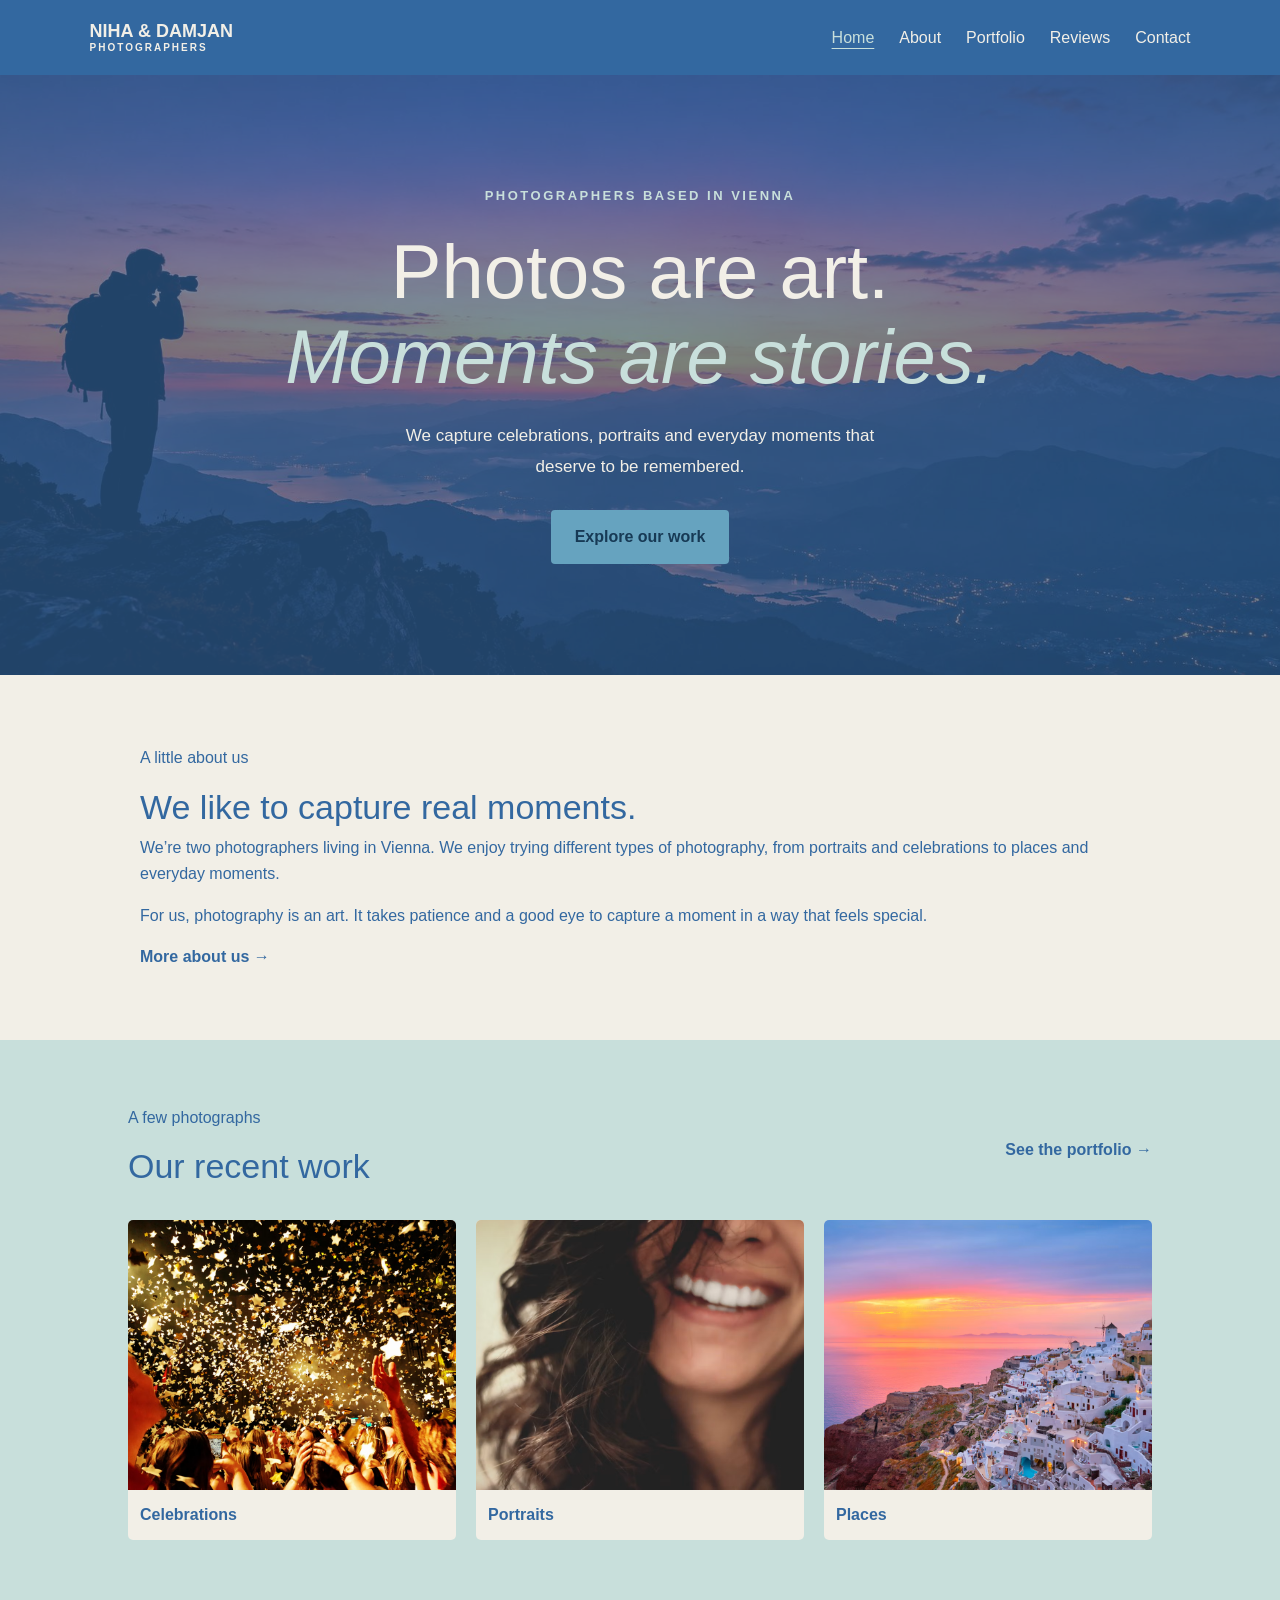
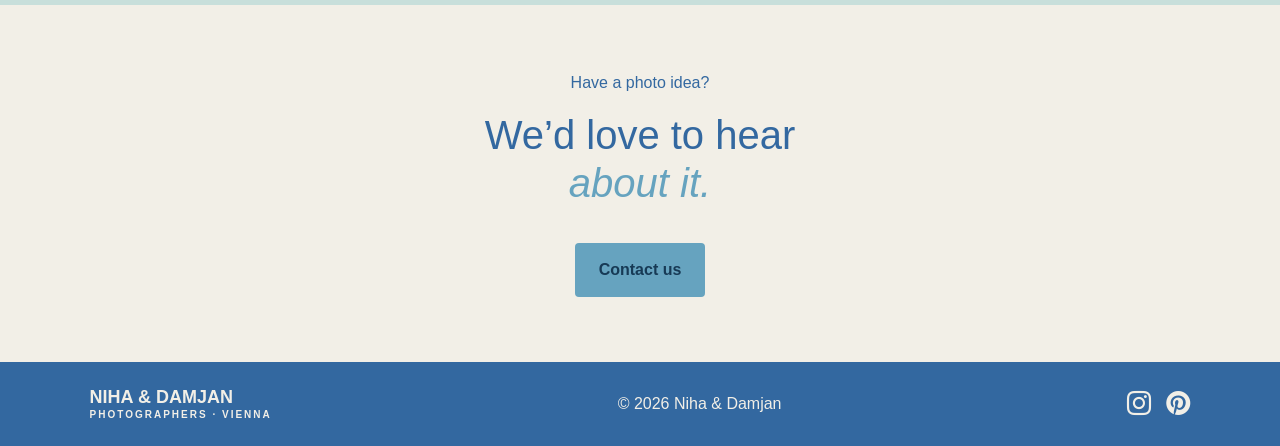
<file: index.html>
<!doctype html>
<html lang="en">
  <head>
    <meta charset="UTF-8" />
    <meta name="viewport" content="width=device-width, initial-scale=1.0" />
    <meta
      name="description"
      content="Photography by Niha and Damjan, based in Vienna."
    />
    <title>Niha &amp; Damjan | Photographers in Vienna</title>
    <link
      href="https://cdn.jsdelivr.net/npm/bootstrap@5.3.8/dist/css/bootstrap.min.css"
      rel="stylesheet"
      integrity="sha384-sRIl4kxILFvY47J16cr9ZwB07vP4J8+LH7qKQnuqkuIAvNWLzeN8tE5YBujZqJLB"
      crossorigin="anonymous"
    />
    <link
      rel="stylesheet"
      href="https://cdn.jsdelivr.net/npm/bootstrap-icons@1.11.3/font/bootstrap-icons.min.css"
    />

    <link rel="stylesheet" href="css/styles.css" />
  </head>

  <body id="top">
    <!-- Header -->
    <header class="site-header">
      <a class="logo" href="index.html" aria-label="Niha and Damjan home">
        NIHA &amp; DAMJAN
        <span>PHOTOGRAPHERS</span>
      </a>

      <button
        class="menu-toggle"
        type="button"
        aria-label="Open navigation"
        aria-expanded="false"
        aria-controls="main-nav"
      >
        <span></span>
        <span></span>
        <span></span>
      </button>

      <nav class="main-nav" id="main-nav" aria-label="Main navigation">
        <a href="index.html" aria-current="page">Home</a>
        <a href="about.html">About</a>
        <a href="portfolio.html">Portfolio</a>
        <a href="reviews.html">Reviews</a>
        <a href="contact.html">Contact</a>
      </nav>
    </header>

    <main>
      <section class="hero">
        <img
          class="hero-image"
          src="images/hero.jpg"
          alt="A meaningful moment captured in a photograph"
        />

        <div class="hero-content">
          <p class="eyebrow">Photographers based in Vienna</p>
          <h1>Photos are art.<br /><em>Moments are stories.</em></h1>

          <p class="hero-intro">
            We capture celebrations, portraits and everyday moments
    that deserve to be remembered.
          </p>

          <a class="button" href="portfolio.html">Explore our work</a>
        </div>
      </section>

      <section class="about-preview" id="about">

        <div class="about-copy">
          <p class="eyebrow">A little about us</p>
          <h2>We like to capture real moments.</h2>

          <p>
            We’re two photographers living in Vienna. We enjoy trying different
            types of photography, from portraits and celebrations to places and
            everyday moments.
          </p>

          <p>
            For us, photography is an art. It takes patience and a good eye to
            capture a moment in a way that feels special.
          </p>

          <a class="text-link" href="about.html"
            >More about us <span>→</span></a
          >
        </div>
      </section>

      <section class="featured-work" id="work">
        <div class="section-heading">
          <div>
            <p class="eyebrow">A few photographs</p>
            <h2>Our recent work</h2>
          </div>

          <a class="text-link" href="portfolio.html">
            See the portfolio <span>→</span>
          </a>
        </div>

        <div class="work-grid">
  <a class="work-card" href="details.html?id=3">
    <img src="images/celebrations-3.jpg" alt="A moment from a celebration" />
    <span>Celebrations</span>
  </a>

  <a class="work-card" href="details.html?id=7">
    <img src="images/portraits-3.jpg" alt="A portrait photograph" />
    <span>Portraits</span>
  </a>

  <a class="work-card" href="details.html?id=11">
    <img src="images/places-3.jpg" alt="A place photographed in natural light" />
    <span>Places</span>
  </a>
</div>
      </section>

      <section class="contact-callout" id="contact">
        <p class="eyebrow">Have a photo idea?</p>
        <h2>We’d love to hear<br /><em>about it.</em></h2>
        <a class="button" href="contact.html">Contact us</a>
      </section>
    </main>

    <footer class="site-footer">
      <a class="logo" href="#top">
        NIHA &amp; DAMJAN
        <span>PHOTOGRAPHERS · VIENNA</span>
      </a>

      <p>&copy; 2026 Niha &amp; Damjan</p>

      <div class="social-links">
        <a
          href="https://instagram.com/"
          target="_blank"
          rel="noreferrer"
          aria-label="Instagram"
        >
          <i class="bi bi-instagram"></i>
        </a>

        <a
          href="https://pinterest.com/"
          target="_blank"
          rel="noreferrer"
          aria-label="Pinterest"
        >
          <i class="bi bi-pinterest"></i>
        </a>
      </div>
    </footer>
    <script
      src="https://cdn.jsdelivr.net/npm/bootstrap@5.3.8/dist/js/bootstrap.bundle.min.js"
      integrity="sha384-FKyoEForCGlyvwx9Hj09JcYn3nv7wiPVlz7YYwJrWVcXK/BmnVDxM+D2scQbITxI"
      crossorigin="anonymous"
    ></script>
    <script src="js/script.js"></script>
  </body>
</html>
</file>
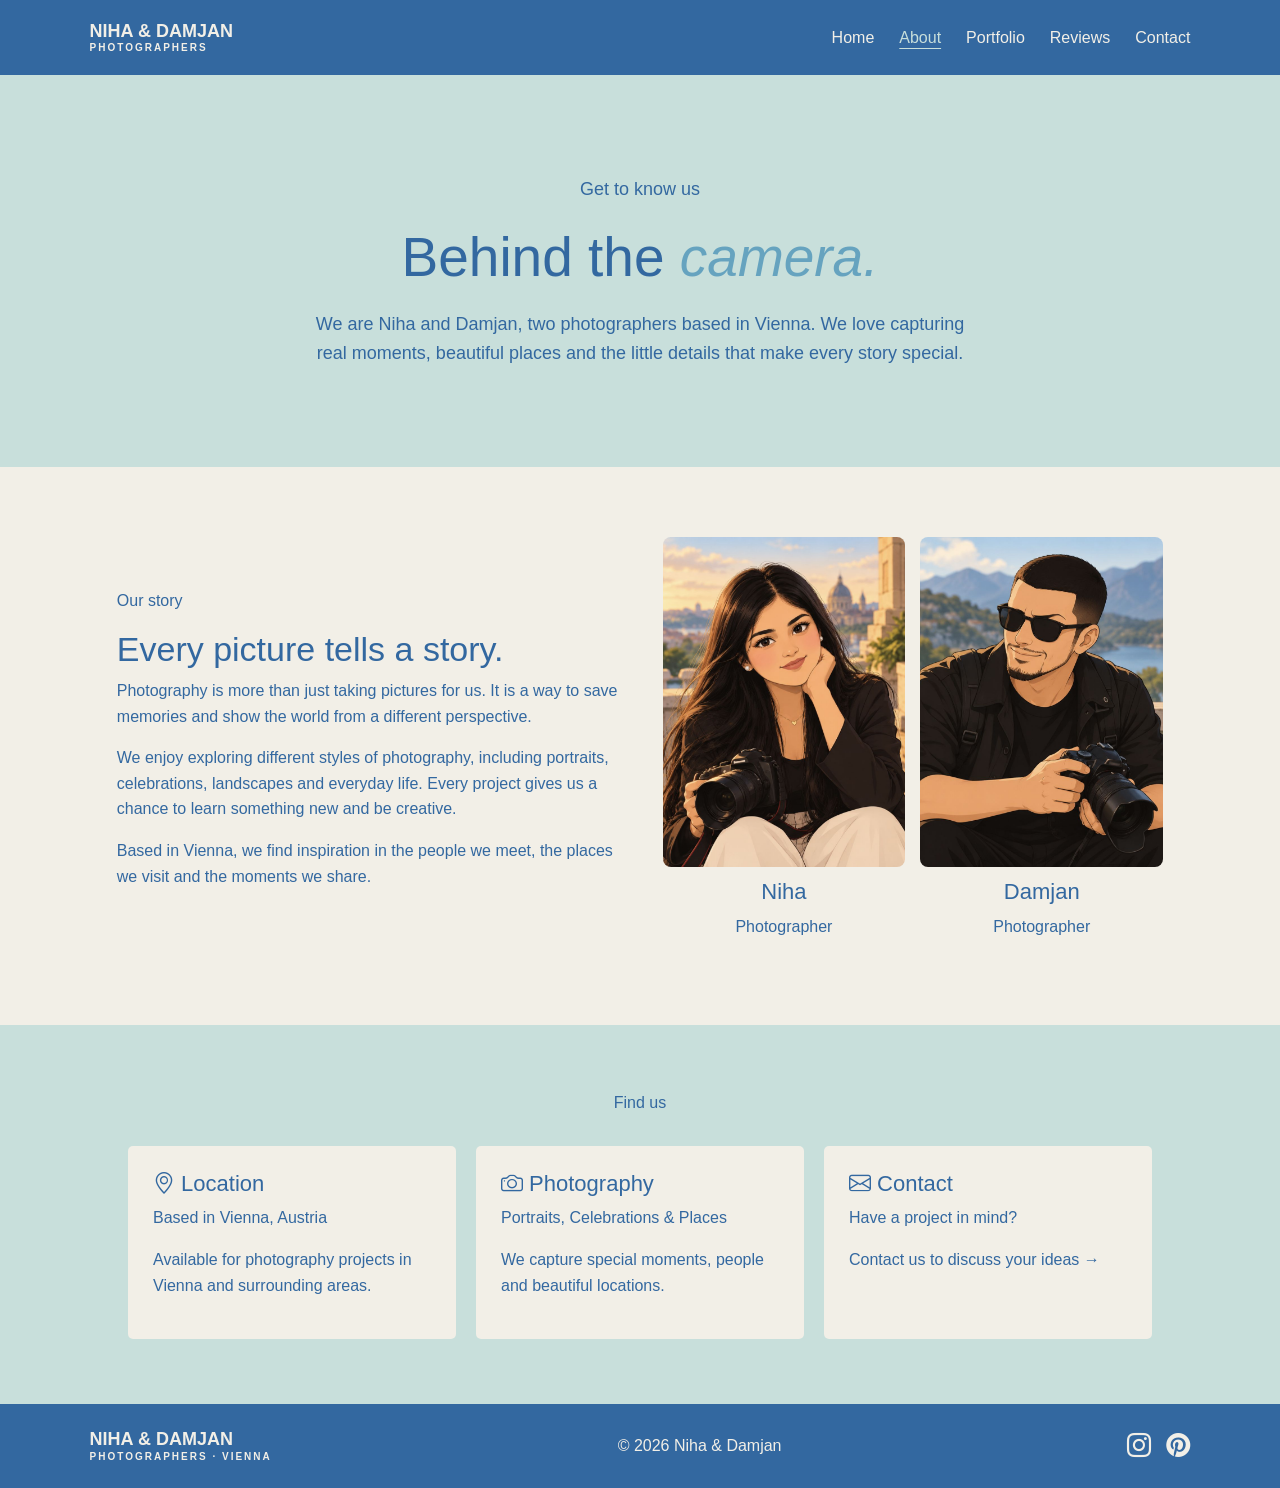
<file: about.html>
<!doctype html>
<html lang="en">
  <head>
    <meta charset="UTF-8" />
    <meta name="viewport" content="width=device-width, initial-scale=1.0" />
    <meta
      name="description"
      content="Learn more about Niha and Damjan, photographers based in Vienna."
    />
    <title>About Us | Niha &amp; Damjan</title>

    <link
      href="https://cdn.jsdelivr.net/npm/bootstrap@5.3.8/dist/css/bootstrap.min.css"
      rel="stylesheet"
      integrity="sha384-sRIl4kxILFvY47J16cr9ZwB07vP4J8+LH7qKQnuqkuIAvNWLzeN8tE5YBujZqJLB"
      crossorigin="anonymous"
    />
    <link
      rel="stylesheet"
      href="https://cdn.jsdelivr.net/npm/bootstrap-icons@1.11.3/font/bootstrap-icons.min.css"
    />

    <link rel="stylesheet" href="css/styles.css" />
    <link rel="stylesheet" href="css/about.css" />
  </head>

  <body id="top">
    <!-- Header -->
    <header class="site-header">
      <a class="logo" href="index.html" aria-label="Niha and Damjan home">
        NIHA &amp; DAMJAN
        <span>PHOTOGRAPHERS</span>
      </a>

      <button
        class="menu-toggle"
        type="button"
        aria-label="Open navigation"
        aria-expanded="false"
        aria-controls="main-nav"
      >
        <span></span>
        <span></span>
        <span></span>
      </button>

      <nav class="main-nav" id="main-nav" aria-label="Main navigation">
        <a href="index.html">Home</a>
        <a href="about.html" aria-current="page">About</a>
        <a href="portfolio.html">Portfolio</a>
        <a href="reviews.html">Reviews</a>
        <a href="contact.html">Contact</a>
      </nav>
    </header>

    <main>
      <!-- About Hero -->
      <section class="about-hero">
        <p class="eyebrow">Get to know us</p>
        <h1>Behind the <em>camera.</em></h1>
        <p>
          We are Niha and Damjan, two photographers based in Vienna. We love
          capturing real moments, beautiful places and the little details that
          make every story special.
        </p>
      </section>

      <!-- Our Story -->
      <section class="our-story">
        <div class="story-content">
          <div class="story-text">
            <p class="eyebrow">Our story</p>
            <h2>Every picture tells a story.</h2>

            <p>
              Photography is more than just taking pictures for us. It is a way
              to save memories and show the world from a different perspective.
            </p>

            <p>
              We enjoy exploring different styles of photography, including
              portraits, celebrations, landscapes and everyday life. Every
              project gives us a chance to learn something new and be creative.
            </p>

            <p>
              Based in Vienna, we find inspiration in the people we meet, the
              places we visit and the moments we share.
            </p>
          </div>

          <div class="story-images">
            <div class="photographer">
              <img src="images/niha.jpg" alt="Niha, photographer" />
              <h3>Niha</h3>
              <p>Photographer</p>
            </div>

            <div class="photographer">
              <img src="images/damjan.jpg" alt="Damjan, photographer" />
              <h3>Damjan</h3>
              <p>Photographer</p>
            </div>
          </div>
        </div>
      </section>

      <!-- Our Details -->
      <section class="our-details">
        <p class="eyebrow">Find us</p>

        <div class="details-grid">
          <article class="details-card">
            <h3><i class="bi bi-geo-alt"></i> Location</h3>
            <p>Based in Vienna, Austria</p>
            <p>
              Available for photography projects in Vienna and surrounding
              areas.
            </p>
          </article>

          <article class="details-card">
            <h3><i class="bi bi-camera"></i> Photography</h3>
            <p>Portraits, Celebrations & Places</p>
            <p>We capture special moments, people and beautiful locations.</p>
          </article>

          <article class="details-card">
            <h3><i class="bi bi-envelope"></i> Contact</h3>
            <p>Have a project in mind?</p>
            <p>
              <a href="contact.html">Contact us to discuss your ideas →</a>
            </p>
          </article>
        </div>
      </section>
    </main>

    <!-- Footer -->
    <footer class="site-footer">
      <a class="logo" href="#top">
        NIHA &amp; DAMJAN
        <span>PHOTOGRAPHERS · VIENNA</span>
      </a>

      <p>&copy; 2026 Niha &amp; Damjan</p>

      <div class="social-links">
        <a
          href="https://instagram.com/"
          target="_blank"
          rel="noreferrer"
          aria-label="Instagram"
        >
          <i class="bi bi-instagram"></i>
        </a>

        <a
          href="https://pinterest.com/"
          target="_blank"
          rel="noreferrer"
          aria-label="Pinterest"
        >
          <i class="bi bi-pinterest"></i>
        </a>
      </div>
    </footer>

    <script
      src="https://cdn.jsdelivr.net/npm/bootstrap@5.3.8/dist/js/bootstrap.bundle.min.js"
      integrity="sha384-FKyoEForCGlyvwx9Hj09JcYn3nv7wiPVlz7YYwJrWVcXK/BmnVDxM+D2scQbITxI"
      crossorigin="anonymous"
    ></script>
    <script src="js/script.js"></script>
  </body>
</html>
</file>
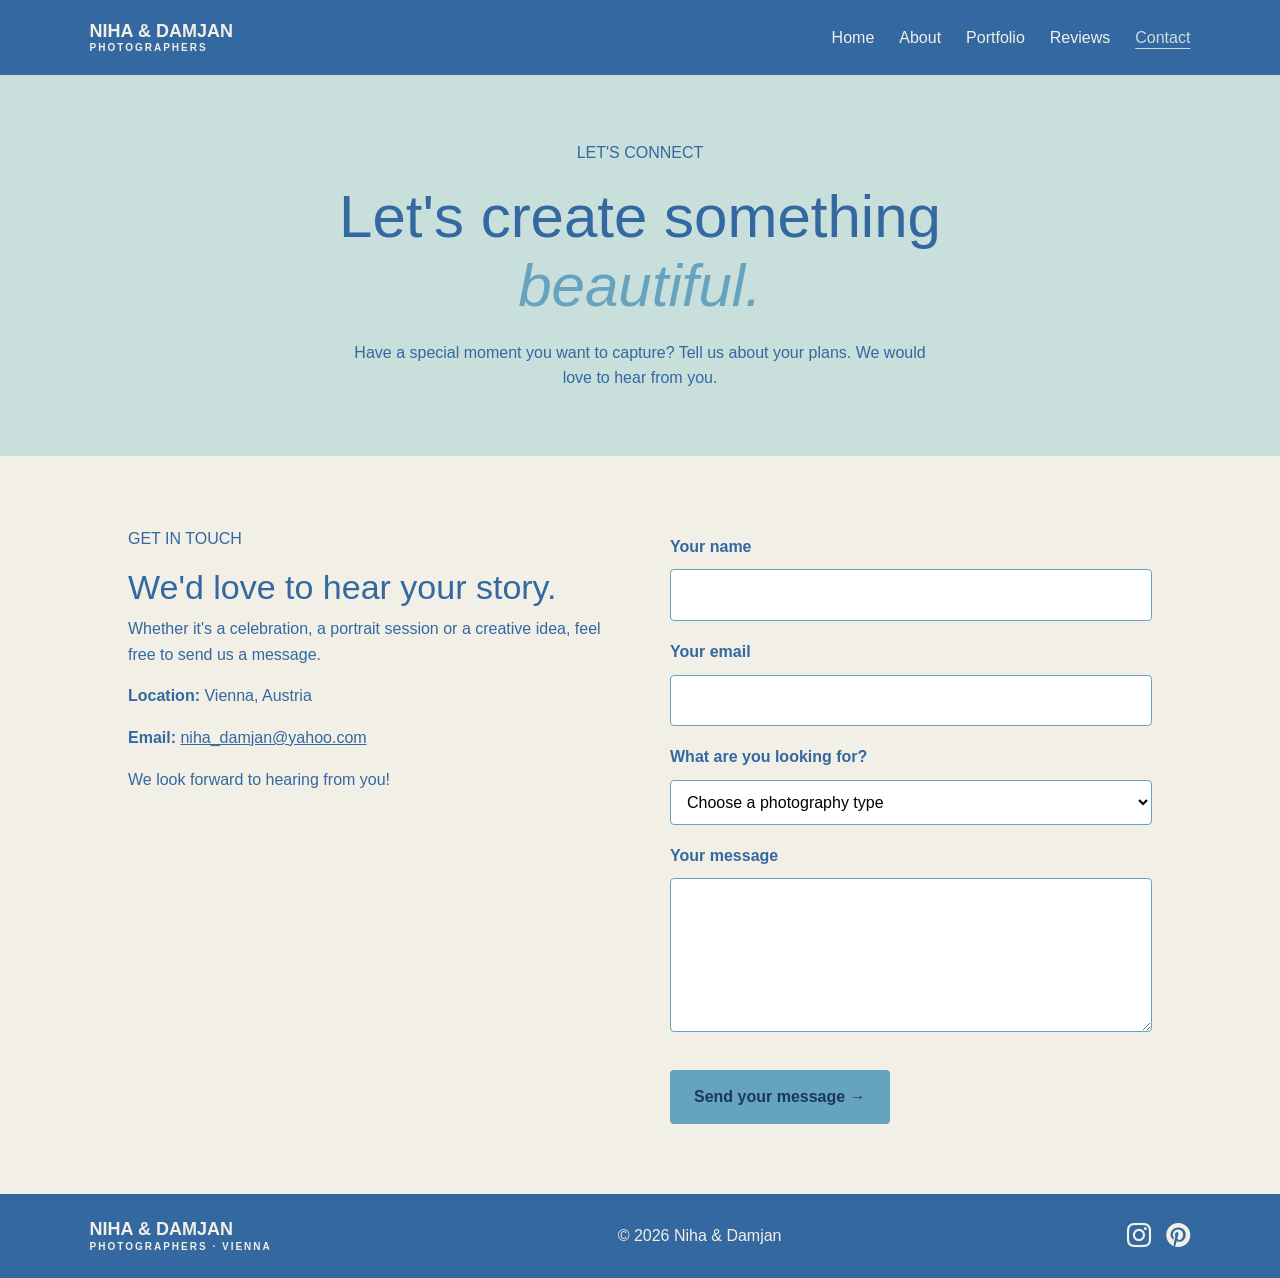
<file: contact.html>
<!doctype html>
<html lang="en">

<head>
  <meta charset="UTF-8" />
  <meta name="viewport" content="width=device-width, initial-scale=1.0" />
  <title>Contact | Niha &amp; Damjan</title>
  <link href="https://cdn.jsdelivr.net/npm/bootstrap@5.3.8/dist/css/bootstrap.min.css" rel="stylesheet"
    integrity="sha384-sRIl4kxILFvY47J16cr9ZwB07vP4J8+LH7qKQnuqkuIAvNWLzeN8tE5YBujZqJLB" crossorigin="anonymous" />
  <link rel="stylesheet" href="https://cdn.jsdelivr.net/npm/bootstrap-icons@1.11.3/font/bootstrap-icons.min.css" />
  <link rel="stylesheet" href="css/styles.css" />
  <link rel="stylesheet" href="css/contact.css" />
</head>

<body id="top">
  <header class="site-header">
    <a class="logo" aria-label="Niha and Damjan contact" href="index.html">
      NIHA &amp; DAMJAN
      <span>PHOTOGRAPHERS</span>
    </a>

    <button class="menu-toggle" type="button" aria-label="Open navigation" aria-expanded="false"
      aria-controls="main-nav">
      <span></span><span></span><span></span>
    </button>

    <nav class="main-nav" id="main-nav" aria-label="Main navigation">
      <a href="index.html">Home</a>
      <a href="about.html">About</a>
      <a href="portfolio.html">Portfolio</a>
      <a href="reviews.html">Reviews</a>
      <a href="contact.html" aria-current="page">Contact</a>
    </nav>
  </header>

  <main>
    <section class="contact-hero">
      <p class="eyebrow">LET'S CONNECT</p>
      <h1>Let's create something <em>beautiful.</em></h1>
      <p>
        Have a special moment you want to capture? Tell us about your plans.
        We would love to hear from you.
      </p>
    </section>

    <section class="contact-content">
      <div class="contact-info">
        <p class="eyebrow">GET IN TOUCH</p>
        <h2>We'd love to hear your story.</h2>
        <p>
          Whether it's a celebration, a portrait session or a creative idea,
          feel free to send us a message.
        </p>

        <p><strong>Location:</strong> Vienna, Austria</p>
        <p>
          <strong>Email:</strong>
          <a href="mailto:niha_damjan@yahoo.com">niha_damjan@yahoo.com</a>
        </p>
        <p>We look forward to hearing from you!</p>
      </div>

      <form class="contact-form" action="mailto:niha_damjan@yahoo.com" method="post" enctype="text/plain">
        <label for="name">Your name</label>
        <input type="text" id="name" name="Name" required />

        <label for="email">Your email</label>
        <input type="email" id="email" name="Email" required />

        <label for="service">What are you looking for?</label>
        <select id="service" name="Photography type" required>
          <option value="">Choose a photography type</option>
          <option value="Celebrations">Celebrations</option>
          <option value="Portraits">Portraits</option>
          <option value="Places">Places</option>
          <option value="Other">Something else</option>
        </select>

        <label for="message">Your message</label>
        <textarea id="message" name="Message" rows="5" required></textarea>

        <button class="button" type="submit">Send your message →</button>
      </form>
    </section>
  </main>

  <footer class="site-footer">
    <a class="logo" href="#top">
      NIHA &amp; DAMJAN
      <span>PHOTOGRAPHERS · VIENNA</span>
    </a>
    <p>&copy; 2026 Niha &amp; Damjan</p>
    <div class="social-links">
      <a href="https://instagram.com/" target="_blank" rel="noreferrer" aria-label="Instagram">
        <i class="bi bi-instagram"></i>
      </a>

      <a href="https://pinterest.com/" target="_blank" rel="noreferrer" aria-label="Pinterest">
        <i class="bi bi-pinterest"></i>
      </a>
    </div>
  </footer>
  <script src="https://cdn.jsdelivr.net/npm/bootstrap@5.3.8/dist/js/bootstrap.bundle.min.js"
    integrity="sha384-FKyoEForCGlyvwx9Hj09JcYn3nv7wiPVlz7YYwJrWVcXK/BmnVDxM+D2scQbITxI"
    crossorigin="anonymous"></script>

  <script src="js/script.js"></script>
</body>

</html>
</file>
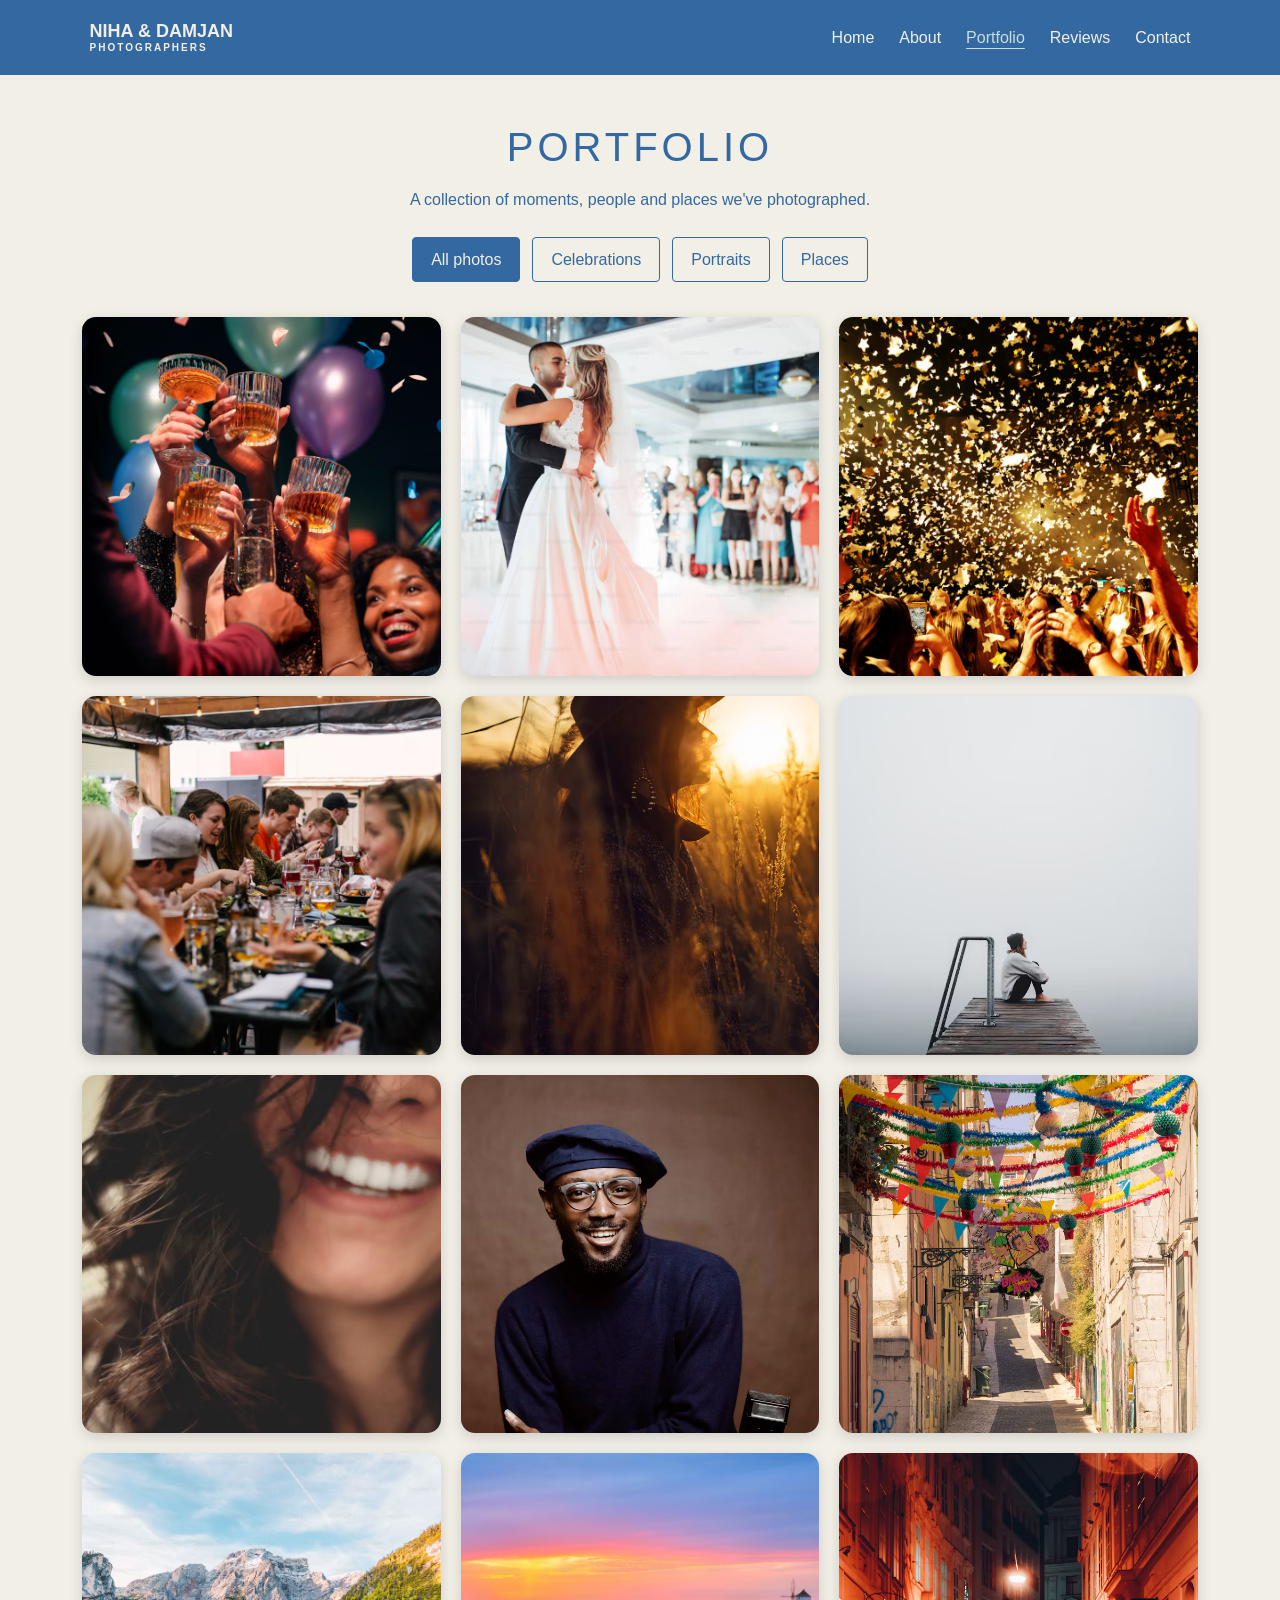
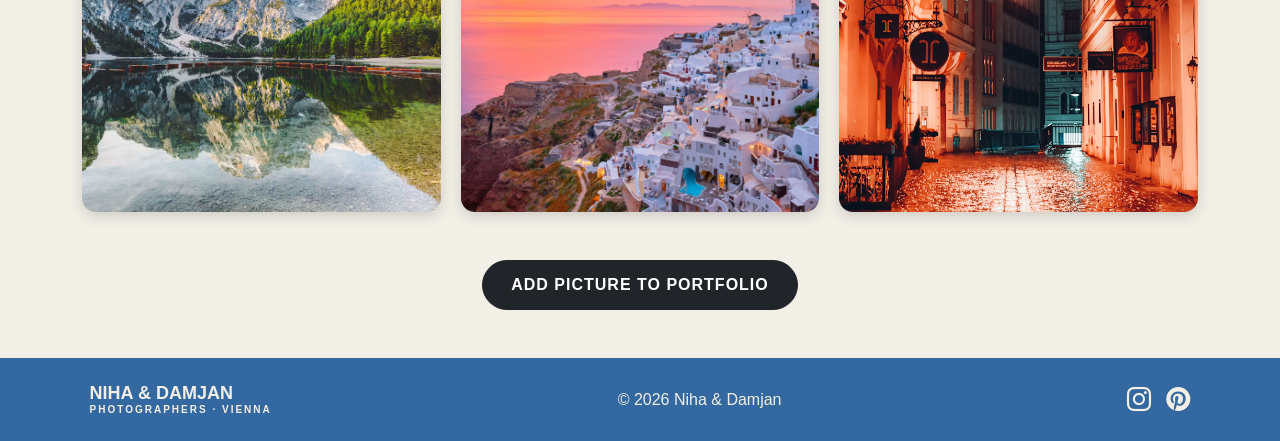
<file: portfolio.html>
<!doctype html>
<html lang="en">

<head>
  <meta charset="UTF-8" />
  <meta name="viewport" content="width=device-width, initial-scale=1.0" />
  <title>Portfolio | Niha &amp; Damjan</title>
  <link href="https://cdn.jsdelivr.net/npm/bootstrap@5.3.8/dist/css/bootstrap.min.css" rel="stylesheet"
    integrity="sha384-sRIl4kxILFvY47J16cr9ZwB07vP4J8+LH7qKQnuqkuIAvNWLzeN8tE5YBujZqJLB" crossorigin="anonymous" />
  <link rel="stylesheet" href="https://cdn.jsdelivr.net/npm/bootstrap-icons@1.11.3/font/bootstrap-icons.min.css" />
  <link rel="stylesheet" href="css/styles.css" />
  <link rel="stylesheet" href="css/portfolio.css" />
</head>

<body id="top">
  <!-- Header -->
  <header class="site-header">
    <a class="logo" href="index.html" aria-label="Niha and Damjan home">
      NIHA &amp; DAMJAN
      <span>PHOTOGRAPHERS</span>
    </a>

    <button class="menu-toggle" type="button" aria-label="Open navigation" aria-expanded="false"
      aria-controls="main-nav">
      <span></span>
      <span></span>
      <span></span>
    </button>

    <nav class="main-nav" id="main-nav" aria-label="Main navigation">
      <a href="index.html">Home</a>
      <a href="about.html">About</a>
      <a href="portfolio.html" aria-current="page">Portfolio</a>
      <a href="reviews.html">Reviews</a>
      <a href="contact.html">Contact</a>
    </nav>
  </header>


  <main class="container py-5">
    <h1 class="portfolio-title text-center mb-3">Portfolio</h1>

    <p class="portfolio-intro text-center mb-4">
      A collection of moments, people and places we've photographed.
    </p>

    <!-- Filter Buttons -->


    <div class="portfolio-filters" aria-label="Filter photographs">
      <button class="filter-button active" type="button" data-category="All">
        All photos
      </button>

      <button class="filter-button" type="button" data-category="Celebrations">
        Celebrations
      </button>

      <button class="filter-button" type="button" data-category="Portraits">
        Portraits
      </button>

      <button class="filter-button" type="button" data-category="Places">
        Places
      </button>
    </div>

    <div class="gallery-grid" id="gallery"></div>


    <!-- Add photo button -->

    <div class="add-photo-section">
      <button type="button" class="btn btn-dark add-photo-btn" data-bs-toggle="modal" data-bs-target="#addPhotoModal">
        Add Picture to Portfolio
      </button>
      <p class="text-success mt-3 d-none" id="addMessage">
        Picture added at the end of the gallery. It stays until you reload the page.
      </p>
    </div>
  </main>

  <!-- Add picture window -->
  <div class="modal fade" id="addPhotoModal" tabindex="-1" aria-labelledby="addPhotoTitle" aria-hidden="true">
    <div class="modal-dialog modal-dialog-centered">
      <div class="modal-content">
        <form id="addPhotoForm" novalidate>
          <div class="modal-header">
            <h5 class="modal-title" id="addPhotoTitle">Add Picture to Portfolio</h5>
            <button type="button" class="btn-close" data-bs-dismiss="modal" aria-label="Close"></button>
          </div>

          <div class="modal-body">
            <div class="mb-3">
              <label for="photoFile" class="form-label">Picture *</label>
              <input type="file" class="form-control" id="photoFile" accept="image/*" />
              <div class="invalid-feedback">Please choose an image file.</div>
            </div>

            <div class="mb-3">
              <label for="photoTitle" class="form-label">Title *</label>
              <input type="text" class="form-control" id="photoTitle" />
              <div class="invalid-feedback">Please enter a title.</div>
            </div>

            <div class="mb-3">
              <label for="photoCategory" class="form-label">Category *</label>
              <select class="form-select" id="photoCategory">
                <option value="">Choose...</option>
                <option value="Celebrations">Celebrations</option>
                <option value="Portraits">Portraits</option>
                <option value="Places">Places</option>
              </select>
              <div class="invalid-feedback">Please choose a category.</div>
            </div>

            <div class="mb-3">
              <label for="photoDescription" class="form-label">Description (optional)</label>
              <textarea class="form-control" id="photoDescription" rows="3"></textarea>
            </div>

            <div class="mb-3">
              <label for="photoLocation" class="form-label">Location (optional)</label>
              <input type="text" class="form-control" id="photoLocation" />
            </div>
          </div>

          <div class="modal-footer">
            <button type="button" class="btn btn-outline-dark" data-bs-dismiss="modal">Cancel</button>
            <button type="submit" class="btn btn-dark">Add picture</button>
          </div>
        </form>
      </div>
    </div>
  </div>

  <!-- FOOTER -->
  <footer class="site-footer">
    <a class="logo" href="#top">
      NIHA &amp; DAMJAN
      <span>PHOTOGRAPHERS · VIENNA</span>
    </a>

    <p>&copy; 2026 Niha &amp; Damjan</p>

    <div class="social-links">
      <a href="https://instagram.com/" target="_blank" rel="noreferrer" aria-label="Instagram">
        <i class="bi bi-instagram"></i>
      </a>

      <a href="https://pinterest.com/" target="_blank" rel="noreferrer" aria-label="Pinterest">
        <i class="bi bi-pinterest"></i>
      </a>
    </div>
  </footer>

  <script src="https://cdn.jsdelivr.net/npm/bootstrap@5.3.8/dist/js/bootstrap.bundle.min.js"
    integrity="sha384-FKyoEForCGlyvwx9Hj09JcYn3nv7wiPVlz7YYwJrWVcXK/BmnVDxM+D2scQbITxI"
    crossorigin="anonymous"></script>
  <script src="js/script.js"></script>
  <script src="js/data.js"></script>
  <script src="js/portfolio.js"></script>

</body>

</html>
</file>
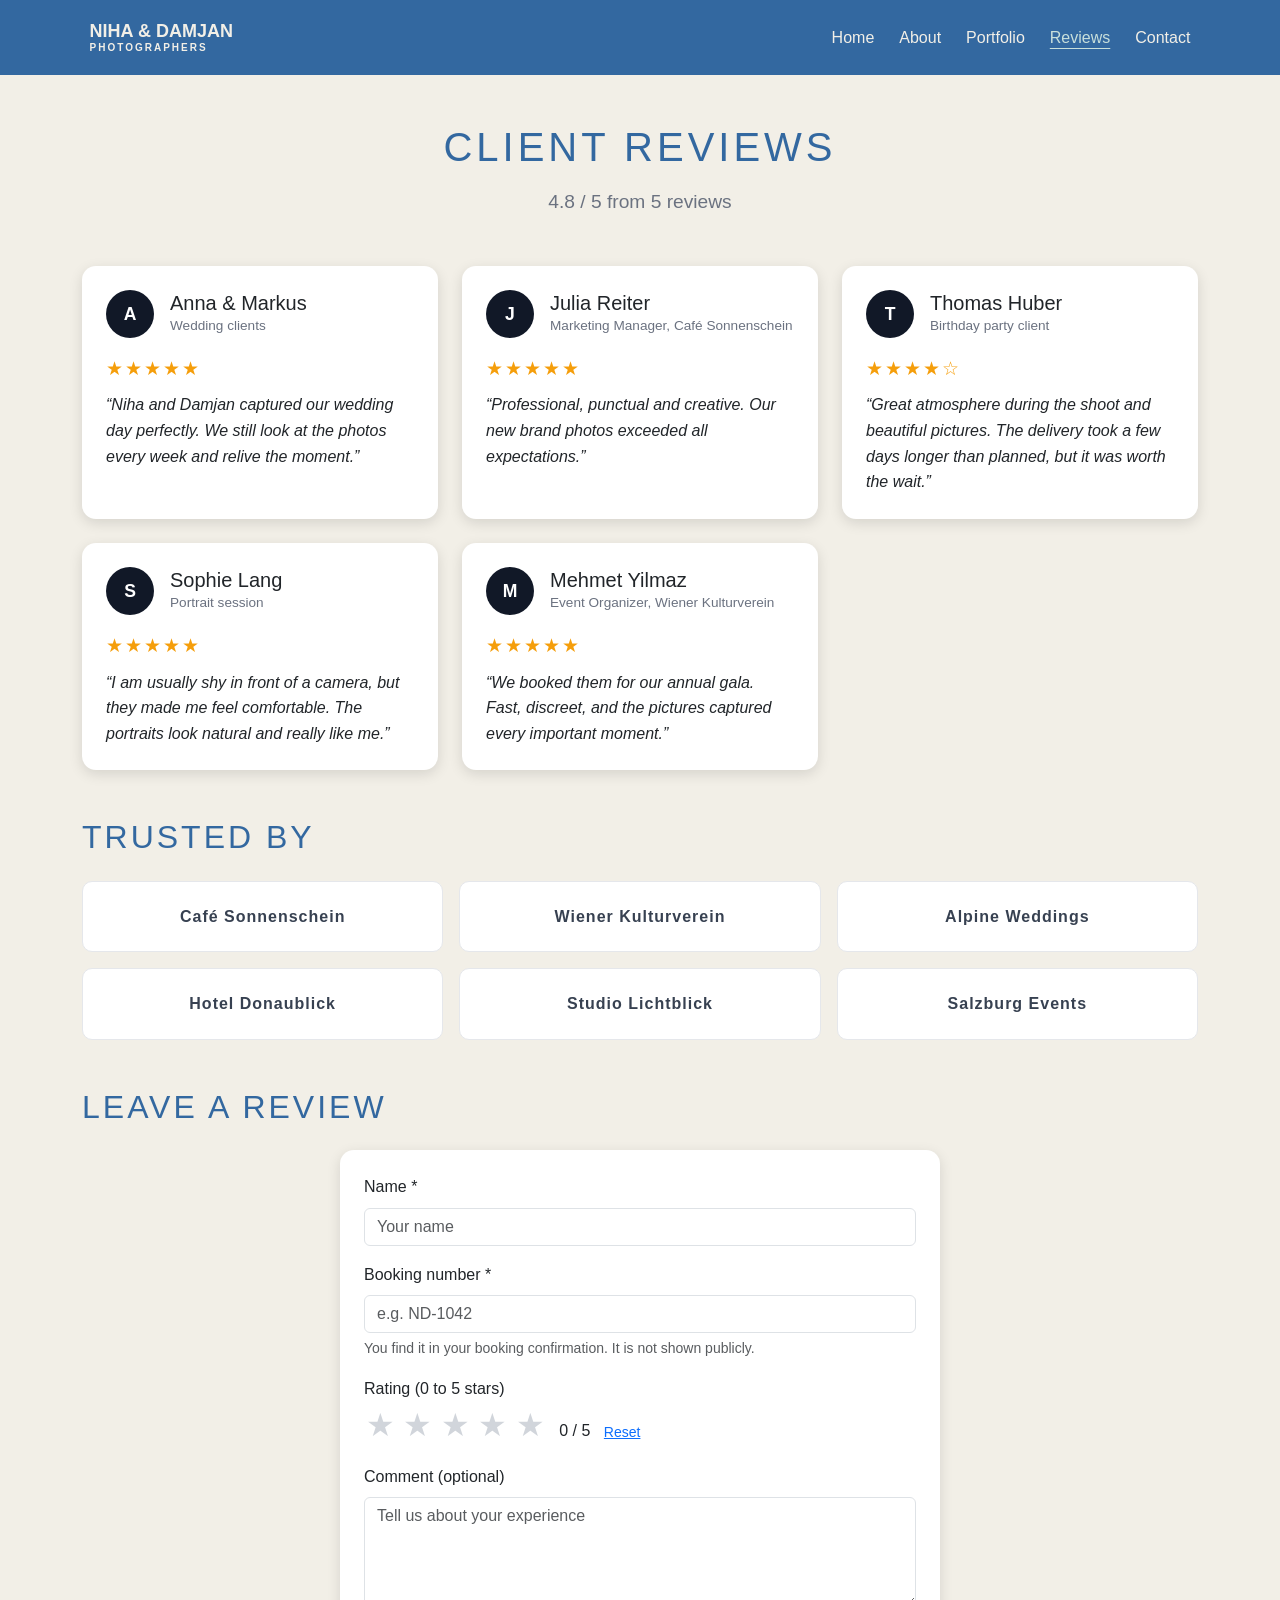
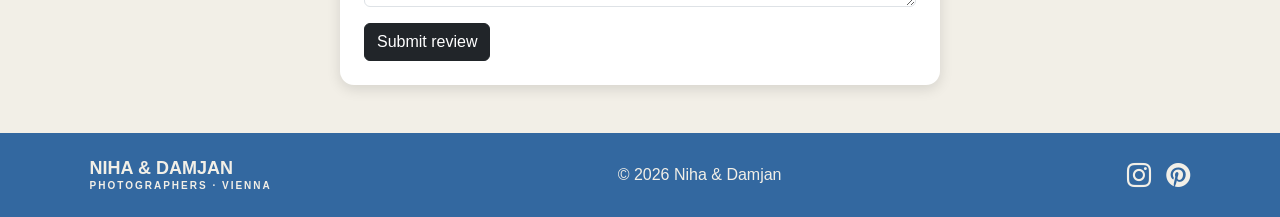
<file: reviews.html>
<!doctype html>
<html lang="en">
  <head>
    <meta charset="UTF-8" />
    <meta name="viewport" content="width=device-width, initial-scale=1.0" />
    <title>Reviews | Niha &amp; Damjan</title>
    <link
      href="https://cdn.jsdelivr.net/npm/bootstrap@5.3.8/dist/css/bootstrap.min.css"
      rel="stylesheet"
      integrity="sha384-sRIl4kxILFvY47J16cr9ZwB07vP4J8+LH7qKQnuqkuIAvNWLzeN8tE5YBujZqJLB"
      crossorigin="anonymous"
    />
    <link
      rel="stylesheet"
      href="https://cdn.jsdelivr.net/npm/bootstrap-icons@1.11.3/font/bootstrap-icons.min.css"
    />
    <link rel="stylesheet" href="css/styles.css" />
    <link rel="stylesheet" href="css/reviews.css" />
  </head>

  <body id="top">
    <!-- Header -->
    <header class="site-header">
      <a class="logo" href="index.html" aria-label="Niha and Damjan home">
        NIHA &amp; DAMJAN
        <span>PHOTOGRAPHERS</span>
      </a>

      <button
        class="menu-toggle"
        type="button"
        aria-label="Open navigation"
        aria-expanded="false"
        aria-controls="main-nav"
      >
        <span></span>
        <span></span>
        <span></span>
      </button>

      <nav class="main-nav" id="main-nav" aria-label="Main navigation">
        <a href="index.html">Home</a>
        <a href="about.html">About</a>
        <a href="portfolio.html">Portfolio</a>
        <a href="reviews.html" aria-current="page">Reviews</a>
        <a href="contact.html">Contact</a>
      </nav>
    </header>

    <main class="container py-5">
      <!-- Testimonials -->
      <h1 class="reviews-title text-center mb-3">Client Reviews</h1>
      <p class="average-text text-center mb-5" id="averageText"></p>
      <div class="row g-4 mb-5" id="reviewsContainer"></div>

      <!-- Clients -->
      <h2 class="section-heading text-center mb-4">Trusted by</h2>
      <div class="row g-3 mb-5" id="clientsContainer"></div>

      <!-- Review form -->
      <h2 class="section-heading text-center mb-4">Leave a review</h2>
      <div class="card review-form-card p-4">
        <div class="alert alert-success d-none" id="successMessage">
          Thank you! Your review has been added at the top of the list.
        </div>

        <form id="reviewForm" novalidate>
          <div class="mb-3">
            <label for="name" class="form-label">Name *</label>
            <input
              type="text"
              class="form-control"
              id="name"
              placeholder="Your name"
            />
            <div class="invalid-feedback">Please enter your name.</div>
          </div>

          <div class="mb-3">
            <label for="bookingNumber" class="form-label"
              >Booking number *</label
            >
            <input
              type="text"
              class="form-control"
              id="bookingNumber"
              placeholder="e.g. ND-1042"
            />
            <div class="invalid-feedback">
              Please enter your booking number (at least 4 characters).
            </div>
            <div class="form-text">
              You find it in your booking confirmation. It is not shown
              publicly.
            </div>
          </div>

          <div class="mb-3">
            <label class="form-label d-block">Rating (0 to 5 stars)</label>
            <button type="button" class="star-btn" aria-label="1 star">
              ★
            </button>
            <button type="button" class="star-btn" aria-label="2 stars">
              ★
            </button>
            <button type="button" class="star-btn" aria-label="3 stars">
              ★
            </button>
            <button type="button" class="star-btn" aria-label="4 stars">
              ★
            </button>
            <button type="button" class="star-btn" aria-label="5 stars">
              ★
            </button>
            <span class="ms-2" id="ratingText">0 / 5</span>
            <button type="button" class="btn btn-link btn-sm" id="resetStars">
              Reset
            </button>
          </div>

          <div class="mb-3">
            <label for="comment" class="form-label">Comment (optional)</label>
            <textarea
              class="form-control"
              id="comment"
              rows="4"
              placeholder="Tell us about your experience"
            ></textarea>
          </div>

          <button type="submit" class="btn btn-dark">Submit review</button>
        </form>
      </div>
    </main>

    <!-- FOOTER -->
    <footer class="site-footer">
      <a class="logo" href="#top">
        NIHA &amp; DAMJAN
        <span>PHOTOGRAPHERS · VIENNA</span>
      </a>

      <p>&copy; 2026 Niha &amp; Damjan</p>

      <div class="social-links">
        <a
          href="https://instagram.com/"
          target="_blank"
          rel="noreferrer"
          aria-label="Instagram"
        >
          <i class="bi bi-instagram"></i>
        </a>

        <a
          href="https://pinterest.com/"
          target="_blank"
          rel="noreferrer"
          aria-label="Pinterest"
        >
          <i class="bi bi-pinterest"></i>
        </a>
      </div>
    </footer>

    <script
      src="https://cdn.jsdelivr.net/npm/bootstrap@5.3.8/dist/js/bootstrap.bundle.min.js"
      integrity="sha384-FKyoEForCGlyvwx9Hj09JcYn3nv7wiPVlz7YYwJrWVcXK/BmnVDxM+D2scQbITxI"
      crossorigin="anonymous"
    ></script>
     <script src="js/script.js"></script>
    <script src="js/reviews.js"></script>
  </body>
</html>
</file>
<file: css/styles.css>
:root {
  --dark-blue: #3368a0;
  --light-blue: #66a3bf;
  --pale-mint: #c8dfdb;
  --warm-white: #f2efe7;
}

* {
  box-sizing: border-box;
}

html {
  scroll-behavior: smooth;
}

body {
  margin: 0;
  background-color: var(--warm-white);
  color: var(--dark-blue);
  font-family: Arial, sans-serif;
  line-height: 1.6;
}

a {
  color: inherit;
  text-decoration: none;
}

img {
  display: block;
  max-width: 100%;
}

/* Header and navigation */

.site-header {
  min-height: 75px;
  padding: 14px 7%;
  background-color: var(--dark-blue);
  color: var(--warm-white);
  display: flex;
  align-items: center;
  justify-content: space-between;
}

.logo {
  font-size: 18px;
  font-weight: bold;
  line-height: 1.2;
}

.logo span {
  display: block;
  font-size: 10px;
  letter-spacing: 2px;
}

.main-nav {
  display: flex;
  align-items: center;
  gap: 25px;
}

.main-nav a:hover,
.main-nav a[aria-current="page"] {
  color: var(--pale-mint);
  text-decoration: underline;
  text-underline-offset: 5px;
}

.menu-toggle {
  display: none;
  padding: 8px;
  background: transparent;
  border: 1px solid var(--warm-white);
  cursor: pointer;
}

.menu-toggle span {
  display: block;
  width: 23px;
  height: 2px;
  margin: 5px 0;
  background-color: var(--warm-white);
}

/* Hero section */

.hero {
  min-height: 600px;
  position: relative;
  display: flex;
  align-items: center;
  justify-content: center;
  padding: 70px 10%;
  overflow: hidden;
  background-color: var(--dark-blue);
  color: var(--warm-white);
}

.hero-image {
  position: absolute;
  inset: 0;
  width: 100%;
  height: 100%;
  object-fit: cover;
  opacity: 0.35;
}

.hero-content {
  position: relative;
  max-width: 750px;
  text-align: center;
}

.hero .eyebrow {
  color: var(--pale-mint);
  font-size: 13px;
  font-weight: bold;
  letter-spacing: 2.5px;
  text-transform: uppercase;
}

.hero h1 {
  margin: 22px 0;
  font-size: clamp(42px, 6vw, 76px);
  line-height: 1.12;
  font-weight: 500;
}

.hero h1 em {
  color: var(--pale-mint);
  font-weight: normal;
}

.hero-intro {
  max-width: 520px;
  margin: 0 auto;
  font-size: 17px;
  line-height: 1.8;
}

.button {
  display: inline-block;
  margin-top: 28px;
  padding: 14px 24px;
  background-color: var(--light-blue);
  color: #173a55;
  font-weight: bold;
  border-radius: 4px;
  transition: background-color 0.3s;
}

.button:hover {
  background-color: var(--pale-mint);
}

/* About preview */
.about-preview {
  padding: 70px 10%;
}

.about-copy {
  max-width: 1000px;
  margin: 0 auto;
}

.about-copy h2 {
  font-size: 34px;
  line-height: 1.2;
}

.text-link {
  font-weight: bold;
}

.text-link:hover {
  text-decoration: underline;
}

/* Featured work */

.featured-work {
  padding: 65px 10%;
  background-color: var(--pale-mint);
}

.section-heading {
  display: flex;
  align-items: center;
  justify-content: space-between;
  gap: 20px;
  margin-bottom: 25px;
}

.section-heading h2 {
  font-size: 34px;
  line-height: 1.2;
}

.work-grid {
  display: grid;
  grid-template-columns: repeat(3, 1fr);
  gap: 20px;
}

.work-card {
  background-color: var(--warm-white);
  border-radius: 5px;
  overflow: hidden;
}

.work-card img {
  width: 100%;
  height: 270px;
  object-fit: cover;
  transition:
    opacity 0.3s,
    transform 0.3s;
}

.work-card span {
  display: block;
  padding: 12px;
  font-weight: bold;
}

.work-card:hover img {
  opacity: 0.85;
  transform: scale(1.03);
}

/* Contact section */

.contact-callout {
  padding: 65px 10%;
  text-align: center;
}

.contact-callout h2 {
  font-size: 40px;
  line-height: 1.2;
}

.contact-callout h2 em {
  color: var(--light-blue);
}

/* Footer */

.site-footer {
  padding: 25px 7%;
  background-color: var(--dark-blue);
  color: var(--warm-white);
  display: flex;
  align-items: center;
  justify-content: space-between;
  gap: 20px;
}
.site-footer p {
  margin: 0;
}
.social-links {
  display: flex;
  align-items: center;
  gap: 15px;
}

.social-links a {
  display: flex;
  align-items: center;
  justify-content: center;
  color: var(--warm-white);
  font-size: 24px;
  line-height: 1;
}

.social-links a:hover {
  color: var(--pale-mint);
}

/* Mobile layout */

@media (max-width: 700px) {
  .site-header,
  .site-footer {
    flex-wrap: wrap;
  }

  .menu-toggle {
    display: block;
  }

  .main-nav {
    display: none;
    width: 100%;
    padding: 15px 0;
    flex-direction: column;
    align-items: flex-start;
    gap: 12px;
  }

  .main-nav.show {
    display: flex;
  }

  .hero {
    min-height: 500px;
    padding: 55px 7%;
  }

  .site-footer {
    flex-direction: column;
  }

  .about-preview,
  .featured-work {
    padding: 45px 7%;
  }

  .section-heading {
    align-items: flex-start;
    flex-direction: column;
  }

  .work-grid {
    grid-template-columns: 1fr;
  }

  .work-card img {
    height: 250px;
  }
}
</file>
<file: css/about.css>
/* About hero */

.about-hero {
  padding: 80px 10%;
  text-align: center;
  background-color: var(--pale-mint);
}

.about-hero h1 {
  font-size: 55px;
  margin: 15px 0;
}

.about-hero h1 em {
  color: var(--light-blue);
}

.about-hero p {
  max-width: 650px;
  margin: 20px auto;
  font-size: 18px;
}

/* Our story */

.our-story {
  max-width: 1200px;
  margin: auto;
  padding: 70px 6%;
}
.story-content {
  display: grid;
  grid-template-columns: 1fr 1fr;
  align-items: center;
  gap: 45px;
}

.story-text {
  max-width: 100%;
}

.story-images {
  display: grid;
  grid-template-columns: repeat(2, minmax(0, 1fr));
  gap: 15px;
}

.photographer {
  text-align: center;
}

.photographer img {
  display: block;
  width: 100%;
  height: 330px;
  object-fit: cover;
  border-radius: 8px;
}

.photographer h3 {
  margin-top: 12px;
  font-size: 22px;
}

.photographer p {
  color: var(--dark-blue);
}

.story-text h2,
.our-approach h2 {
  font-size: 34px;
}

/* Hover effect for photographer pictures */
.photographer {
  transition: transform 0.3s ease;
}

.photographer img {
  transition:
    transform 0.4s ease,
    box-shadow 0.4s ease;
}

.photographer:hover {
  transform: translateY(-5px);
}

.photographer:hover img {
  transform: scale(1.04);
  box-shadow: 0 8px 20px rgba(0, 0, 0, 0.18);
}

.photographer h3 {
  transition: color 0.3s ease;
}

.photographer:hover h3 {
  color: var(--light-blue);
}

/* Our details */

.our-details {
  padding: 65px 10%;
  text-align: center;
  background-color: var(--pale-mint);
}

.details-grid {
  display: grid;
  grid-template-columns: repeat(3, 1fr);
  gap: 20px;
  margin-top: 30px;
  text-align: left;
}

.details-card {
  padding: 25px;
  background-color: var(--warm-white);
  border-radius: 5px;
  transition:
    transform 0.3s ease,
    box-shadow 0.3s ease;
}

.details-card h3 {
  font-size: 22px;
}

.details-card:hover {
  transform: translateY(-5px);
  box-shadow: 0 8px 20px rgba(0, 0, 0, 0.12);
}

/* Mobile layout */

@media (max-width: 700px) {
  .about-hero,
  .our-story,
  .our-details {
    padding: 45px 7%;
  }

  .about-hero h1 {
    font-size: 40px;
  }

  .story-text h2,
  .our-details h2 {
    font-size: 30px;
  }
  .story-content {
    grid-template-columns: 1fr;
  }

  .details-grid {
    grid-template-columns: 1fr;
  }
}
</file>
<file: css/contact.css>
.contact-hero {
  padding: 65px 10%;
  text-align: center;
  background-color: var(--pale-mint);
}

.contact-hero h1 {
  max-width: 750px;
  margin: 15px auto;
  font-size: clamp(38px, 5vw, 60px);
  line-height: 1.15;
}

.contact-hero h1 em {
  color: var(--light-blue);
  font-weight: normal;
}

.contact-hero > p:last-child {
  max-width: 600px;
  margin: 20px auto 0;
}

.contact-content {
  display: grid;
  grid-template-columns: 1fr 1fr;
  gap: 60px;
  padding: 70px 10%;
}

.contact-info h2 {
  font-size: 34px;
  line-height: 1.2;
}

.contact-info a {
  text-decoration: underline;
}

.contact-form {
  display: flex;
  flex-direction: column;
  gap: 10px;
}

.contact-form label {
  font-weight: bold;
  margin-top: 8px;
}

.contact-form input,
.contact-form select,
.contact-form textarea {
  width: 100%;
  padding: 12px;
  border: 1px solid var(--light-blue);
  border-radius: 4px;
  background-color: white;
  font: inherit;
}

.contact-form textarea {
  resize: vertical;
}

.contact-form .button {
  align-self: flex-start;
  border: none;
  cursor: pointer;
}

@media (max-width: 700px) {
  .contact-hero {
    padding: 45px 7%;
  }

  .contact-content {
    grid-template-columns: 1fr;
    gap: 30px;
    padding: 45px 7%;
  }
}
.contact-form input:focus,
.contact-form select:focus,
.contact-form textarea:focus {
  outline: 2px solid var(--dark-blue);
  outline-offset: 2px;
}
</file>
<file: css/portfolio.css>
/* ---------- Page heading ---------- */
.portfolio-title {
  font-weight: 300;
  letter-spacing: 4px;
  text-transform: uppercase;
}

/* ---------- Fixed-size grid ---------- */
.gallery-grid {
  display: grid;
  grid-template-columns: repeat(3, 1fr);
  gap: 20px;
}

.photo-item {
  position: relative;
  aspect-ratio: 1 / 1;
  overflow: hidden;
  border-radius: 14px;
  background: #e5e7eb;
  box-shadow: 0 4px 14px rgba(0, 0, 0, 0.15);
  transition:
    box-shadow 0.3s ease,
    transform 0.3s ease;
}

.photo-item img {
  display: block;
  width: 100%;
  height: 100%;
  object-fit: cover;
  object-position: center 30%;
  transition: transform 0.6s ease;
}

.photo-item:hover img {
  transform: scale(1.06);
}

/* ---------- Caption overlay ---------- */
.photo-caption {
  position: absolute;
  inset: 0;
  display: flex;
  flex-direction: column;
  justify-content: flex-end;
  padding: 18px;
  color: #ffffff;
  background: linear-gradient(
    to top,
    rgba(0, 0, 0, 0.78),
    rgba(0, 0, 0, 0) 55%
  );
  opacity: 0;
  transition: opacity 0.35s ease;
}

.photo-item:hover .photo-caption {
  opacity: 1;
}

.photo-category {
  font-size: 0.75rem;
  letter-spacing: 2px;
  text-transform: uppercase;
  opacity: 0.85;
}

.photo-title {
  margin: 4px 0 0 0;
  font-weight: 600;
}

/* ---------- Responsive ---------- */
@media (max-width: 991px) {
  .gallery-grid {
    grid-template-columns: repeat(2, 1fr);
  }
}

@media (max-width: 575px) {
  .gallery-grid {
    grid-template-columns: 1fr;
  }
}
/* ---------- Portfolio filters ---------- */
.portfolio-intro {
  max-width: 600px;
  margin-left: auto;
  margin-right: auto;
}

.portfolio-filters {
  display: flex;
  justify-content: center;
  flex-wrap: wrap;
  gap: 12px;
  margin-bottom: 35px;
}

.filter-button {
  padding: 9px 18px;
  border: 1px solid var(--dark-blue);
  border-radius: 4px;
  background-color: transparent;
  color: var(--dark-blue);
  font: inherit;
  cursor: pointer;
  transition:
    background-color 0.3s,
    color 0.3s;
}

.filter-button:hover,
.filter-button.active {
  background-color: var(--dark-blue);
  color: var(--warm-white);
}

.filter-button:focus-visible {
  outline: 3px solid var(--light-blue);
  outline-offset: 3px;
}

/* Add picture button */
.add-photo-section {
  margin-top: 48px;
  text-align: center;
}

.add-photo-btn {
  padding: 12px 28px;
  border-radius: 999px;
  font-weight: 600;
  letter-spacing: 1px;
  text-transform: uppercase;
}

/* "New" tag on pictures added in this session */
.photo-new {
  position: absolute;
  top: 12px;
  right: 12px;
  padding: 4px 10px;
  border-radius: 999px;
  background: #f59e0b;
  color: #111827;
  font-size: 0.7rem;
  font-weight: 700;
  letter-spacing: 1px;
  text-transform: uppercase;
}
</file>
<file: css/reviews.css>
.reviews-title {
  font-weight: 300;
  letter-spacing: 4px;
  text-transform: uppercase;
}

.section-heading {
  font-weight: 300;
  letter-spacing: 3px;
  text-transform: uppercase;
}

.average-text {
  font-size: 1.2rem;
  color: #6b7280;
}

/* ---------- Review cards ---------- */
.review-card {
  border: none;
  border-radius: 14px;
  box-shadow: 0 4px 14px rgba(0, 0, 0, 0.12);
  transition:
    transform 0.3s ease,
    box-shadow 0.3s ease;
}

.review-card:hover {
  transform: translateY(-4px);
  box-shadow: 0 12px 28px rgba(0, 0, 0, 0.2);
}

.review-avatar {
  display: flex;
  align-items: center;
  justify-content: center;
  width: 48px;
  height: 48px;
  border-radius: 50%;
  background: #111827;
  color: #ffffff;
  font-weight: 600;
  font-size: 1.1rem;
}

.review-role {
  color: #6b7280;
  font-size: 0.85rem;
}

.review-stars {
  color: #f59e0b;
  font-size: 1.2rem;
  letter-spacing: 2px;
}

.review-text {
  font-style: italic;
  margin-bottom: 0;
}

/* ---------- Clients ---------- */
.client-box {
  padding: 22px 12px;
  text-align: center;
  font-weight: 600;
  letter-spacing: 1px;
  border: 1px solid #e5e7eb;
  border-radius: 10px;
  background: #ffffff;
  color: #374151;
}

/* ---------- Form ---------- */
.review-form-card {
  max-width: 600px;
  margin: 0 auto;
  border: none;
  border-radius: 14px;
  box-shadow: 0 4px 14px rgba(0, 0, 0, 0.12);
}

.star-btn {
  padding: 0 2px;
  border: none;
  background: none;
  font-size: 2rem;
  line-height: 1;
  color: #d1d5db;
  cursor: pointer;
}

.star-btn.filled,
.star-btn:hover {
  color: #f59e0b;
}
</file>
